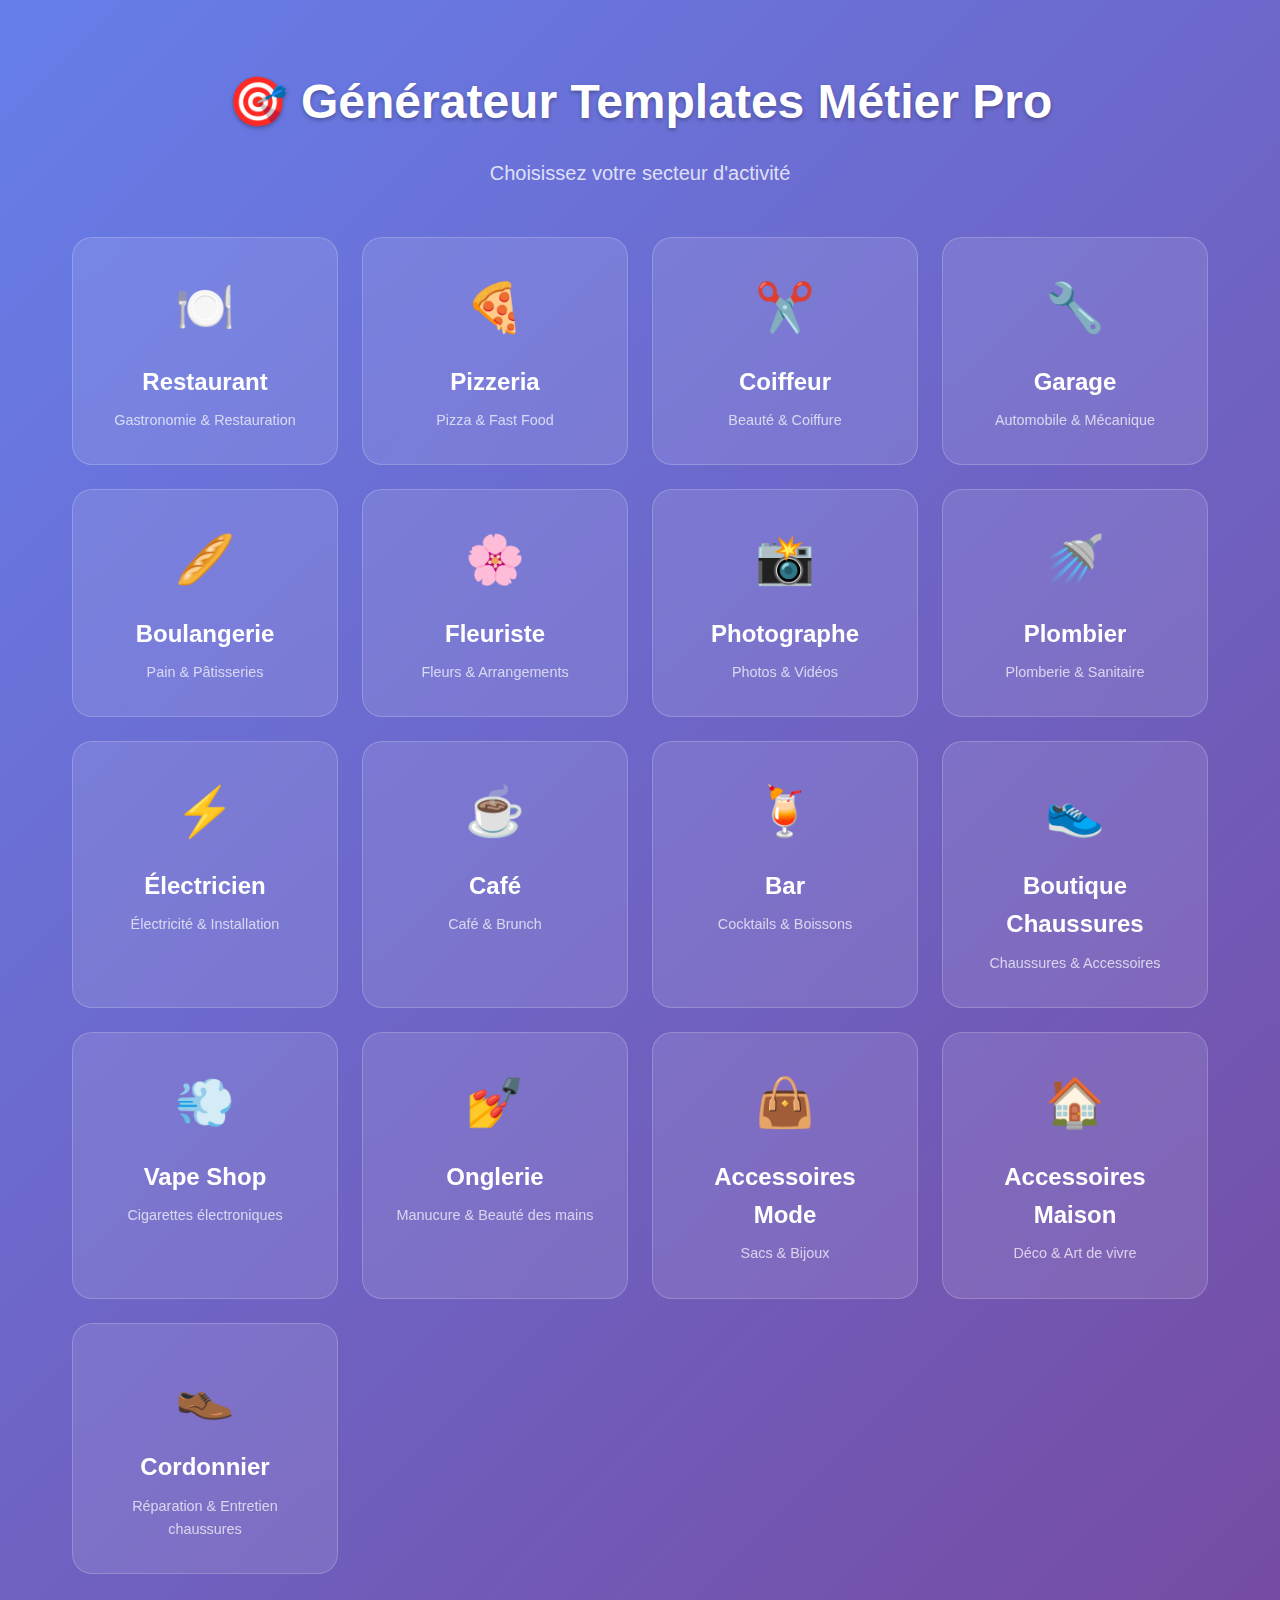
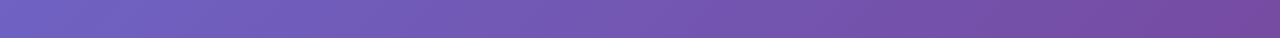
<file: index.html>
<!DOCTYPE html>
<html lang="fr">
<head>
    <meta charset="UTF-8">
    <meta name="viewport" content="width=device-width, initial-scale=1.0">
    <title>Générateur Templates Métier Pro</title>
    <link rel="stylesheet" href="styles.css">
</head>
<body>
    <!-- PHASE 1: Sélection métier -->
    <div id="phase1" class="phase active">
        <div class="container">
            <h1>🎯 Générateur Templates Métier Pro</h1>
            <p class="subtitle">Choisissez votre secteur d'activité</p>
            
            <div class="metier-grid">
                <div class="metier-card" data-metier="restaurant">
                    <div class="metier-icon">🍽️</div>
                    <h3>Restaurant</h3>
                    <p>Gastronomie & Restauration</p>
                </div>
                <div class="metier-card" data-metier="pizzeria">
                    <div class="metier-icon">🍕</div>
                    <h3>Pizzeria</h3>
                    <p>Pizza & Fast Food</p>
                </div>
                <div class="metier-card" data-metier="coiffeur">
                    <div class="metier-icon">✂️</div>
                    <h3>Coiffeur</h3>
                    <p>Beauté & Coiffure</p>
                </div>
                <div class="metier-card" data-metier="garage">
                    <div class="metier-icon">🔧</div>
                    <h3>Garage</h3>
                    <p>Automobile & Mécanique</p>
                </div>
                <div class="metier-card" data-metier="boulangerie">
                    <div class="metier-icon">🥖</div>
                    <h3>Boulangerie</h3>
                    <p>Pain & Pâtisseries</p>
                </div>
                <div class="metier-card" data-metier="fleuriste">
                    <div class="metier-icon">🌸</div>
                    <h3>Fleuriste</h3>
                    <p>Fleurs & Arrangements</p>
                </div>
                <div class="metier-card" data-metier="photographe">
                    <div class="metier-icon">📸</div>
                    <h3>Photographe</h3>
                    <p>Photos & Vidéos</p>
                </div>
                <div class="metier-card" data-metier="plombier">
                    <div class="metier-icon">🚿</div>
                    <h3>Plombier</h3>
                    <p>Plomberie & Sanitaire</p>
                </div>
                <div class="metier-card" data-metier="electricien">
                    <div class="metier-icon">⚡</div>
                    <h3>Électricien</h3>
                    <p>Électricité & Installation</p>
                </div>
                <div class="metier-card" data-metier="cafe">
                    <div class="metier-icon">☕</div>
                    <h3>Café</h3>
                    <p>Café & Brunch</p>
                </div>
                <div class="metier-card" data-metier="bar">
                    <div class="metier-icon">🍹</div>
                    <h3>Bar</h3>
                    <p>Cocktails & Boissons</p>
                </div>
                <div class="metier-card" data-metier="boutique-chaussures">
                    <div class="metier-icon">👟</div>
                    <h3>Boutique Chaussures</h3>
                    <p>Chaussures & Accessoires</p>
                </div>
                <div class="metier-card" data-metier="vape-shop">
                    <div class="metier-icon">💨</div>
                    <h3>Vape Shop</h3>
                    <p>Cigarettes électroniques</p>
                </div>
                <div class="metier-card" data-metier="onglerie">
                    <div class="metier-icon">💅</div>
                    <h3>Onglerie</h3>
                    <p>Manucure & Beauté des mains</p>
                </div>
                <div class="metier-card" data-metier="accessoires-mode">
                    <div class="metier-icon">👜</div>
                    <h3>Accessoires Mode</h3>
                    <p>Sacs & Bijoux</p>
                </div>
                <div class="metier-card" data-metier="accessoires-maison">
                    <div class="metier-icon">🏠</div>
                    <h3>Accessoires Maison</h3>
                    <p>Déco & Art de vivre</p>
                </div>
                <div class="metier-card" data-metier="cordonnier">
                    <div class="metier-icon">👞</div>
                    <h3>Cordonnier</h3>
                    <p>Réparation & Entretien chaussures</p>
                </div>
            </div>
        </div>
    </div>

    <!-- PHASE 2: Plans tarifaires -->
    <div id="phase2" class="phase">
        <div class="container">
            <h2>💎 Choisissez votre plan</h2>
            <div class="back-btn" onclick="showPhase('phase1')">← Retour</div>
            
            <div class="plans-grid">
                <div class="plan-card basic" data-plan="basic">
                    <div class="plan-badge">BASIC</div>
                    <div class="plan-price">39€</div>
                    <div class="plan-features">
                        <div class="included">✅ 5 options incluses</div>
                        <div class="choice">🎯 3 options au choix</div>
                    </div>
                    <button class="plan-btn">Choisir Basic</button>
                </div>
                
                <div class="plan-card premium popular" data-plan="premium">
                    <div class="plan-badge">PREMIUM</div>
                    <div class="popular-tag">POPULAIRE</div>
                    <div class="plan-price">79€</div>
                    <div class="plan-features">
                        <div class="included">✅ 10 options incluses</div>
                        <div class="choice">🎯 5 options au choix</div>
                    </div>
                    <button class="plan-btn">Choisir Premium</button>
                </div>
                
                <div class="plan-card pro" data-plan="pro">
                    <div class="plan-badge">PRO</div>
                    <div class="plan-price">129€</div>
                    <div class="plan-features">
                        <div class="included">✅ TOUTES options incluses</div>
                        <div class="choice">🚀 Accès complet</div>
                    </div>
                    <button class="plan-btn">Choisir Pro</button>
                </div>
            </div>
        </div>
    </div>

    <!-- PHASE 3: Configuration -->
    <div id="phase3" class="phase">
        <div class="container">
            <h2>⚙️ Configuration</h2>
            <div class="back-btn" onclick="showPhase('phase2')">← Retour</div>
            
            <div class="config-section">
                <h3>Options disponibles pour votre plan <span id="current-plan"></span></h3>
                <div id="options-container"></div>
            </div>
            
            <button id="generate-btn" class="generate-btn">🚀 Générer le Template</button>
        </div>
    </div>

    <!-- PHASE 4: Résultat -->
    <div id="phase4" class="phase">
        <div class="container">
            <div class="result-header">
                <h2>🎉 Votre Template</h2>
                <div class="back-btn" onclick="showPhase('phase3')">← Retour</div>
            </div>
            
            <div class="result-actions">
                <button id="preview-btn" class="action-btn primary">👁️ Aperçu</button>
                <button id="download-btn" class="action-btn">📥 Télécharger</button>
                <button id="new-template-btn" class="action-btn">🔄 Nouveau Template</button>
            </div>
            
            <div id="template-container"></div>
        </div>
    </div>

    <script src="template.js"></script>
    <script src="main.js"></script>
</body>
</html>
</file>
<file: styles.css>
/* ============================================
   ANIMATIONS ET EFFETS
   ============================================ */

@keyframes typing {
    from { width: 0; }
    to { width: 100%; }
}

@keyframes fadeInUp {
    from {
        opacity: 0;
        transform: translateY(30px);
    }
    to {
        opacity: 1;
        transform: translateY(0);
    }
}

@keyframes pulse {
    0% { transform: scale(1); }
    50% { transform: scale(1.05); }
    100% { transform: scale(1); }
}

@keyframes bounce {
    0%, 100% { transform: translateY(0); }
    50% { transform: translateY(-10px); }
}

.typing-animation {
    overflow: hidden;
    white-space: nowrap;
    animation: typing 2s steps(40) forwards;
}

.fade-in-up {
    animation: fadeInUp 1s ease-out 0.5s forwards;
    opacity: 0;
}

.pulse-animation {
    animation: pulse 2s infinite;
}

.bounce-hover:hover {
    animation: bounce 0.6s ease-in-out;
}

.animated-logo {
    display: inline-block;
    transition: transform 0.3s ease;
}

.animated-logo:hover {
    transform: rotate(360deg) scale(1.2);
}

/* ============================================
   HEADER ENRICHI
   ============================================ */

.header-container {
    max-width: 1200px;
    margin: 0 auto;
    display: flex;
    justify-content: space-between;
    align-items: center;
    padding: 0 2rem;
}

.header-social {
    display: flex;
    gap: 1rem;
}

.social-icon {
    display: inline-block;
    width: 40px;
    height: 40px;
    background: rgba(255, 255, 255, 0.1);
    border-radius: 50%;
    text-align: center;
    line-height: 40px;
    text-decoration: none;
    transition: all 0.3s ease;
    backdrop-filter: blur(10px);
}

.social-icon:hover {
    background: rgba(255, 255, 255, 0.2);
    transform: translateY(-3px);
}

.nav-link {
    position: relative;
    color: white;
    text-decoration: none;
    transition: all 0.3s ease;
    padding: 0.5rem 1rem;
    border-radius: 20px;
}

.nav-link:hover {
    background: rgba(255, 255, 255, 0.1);
    transform: translateY(-2px);
}

.nav-link::after {
    content: '';
    position: absolute;
    bottom: -5px;
    left: 50%;
    width: 0;
    height: 2px;
    background: white;
    transition: all 0.3s ease;
    transform: translateX(-50%);
}

.nav-link:hover::after {
    width: 80%;
}

/* ============================================
   HERO SECTION ENRICHIE
   ============================================ */

.hero-background {
    position: relative;
    background: linear-gradient(135deg, rgba(102, 126, 234, 0.95), rgba(118, 75, 162, 0.95));
    overflow: hidden;
}

.hero-background::before {
    content: '';
    position: absolute;
    top: 0;
    left: 0;
    right: 0;
    bottom: 0;
    background: url('data:image/svg+xml,<svg xmlns="http://www.w3.org/2000/svg" viewBox="0 0 100 100"><defs><pattern id="grain" width="100" height="100" patternUnits="userSpaceOnUse"><circle cx="50" cy="50" r="1" fill="rgba(255,255,255,0.1)"/></pattern></defs><rect width="100" height="100" fill="url(%23grain)"/></svg>');
    animation: float 6s ease-in-out infinite;
}

@keyframes float {
    0%, 100% { transform: translateY(0px); }
    50% { transform: translateY(-10px); }
}

.hero-overlay {
    position: absolute;
    top: 0;
    left: 0;
    right: 0;
    bottom: 0;
    background: linear-gradient(45deg, rgba(0,0,0,0.1), transparent, rgba(0,0,0,0.1));
}

.hero-features {
    display: flex;
    gap: 2rem;
    margin: 2rem 0;
    flex-wrap: wrap;
}

.feature-item {
    display: flex;
    align-items: center;
    gap: 0.5rem;
    background: rgba(255, 255, 255, 0.1);
    padding: 0.5rem 1rem;
    border-radius: 25px;
    backdrop-filter: blur(10px);
    transition: transform 0.3s ease;
}

.feature-item:hover {
    transform: scale(1.05);
}

.feature-icon {
    font-size: 1.2rem;
}

.hero-stats {
    display: flex;
    gap: 3rem;
    margin-top: 3rem;
}

.stat-item {
    text-align: center;
}

.stat-number {
    font-size: 2.5rem;
    font-weight: bold;
    color: #FFD700;
    margin-bottom: 0.5rem;
}

.stat-label {
    color: rgba(255, 255, 255, 0.8);
    font-size: 0.9rem;
}

.hero-gallery {
    position: relative;
    border-radius: 20px;
    overflow: hidden;
    box-shadow: 0 20px 40px rgba(0,0,0,0.3);
}

.hero-image {
    display: none;
    text-align: center;
    padding: 3rem;
    background: rgba(255, 255, 255, 0.1);
    backdrop-filter: blur(15px);
    min-height: 400px;
    position: relative;
}

.hero-image.active {
    display: block;
    animation: fadeInUp 0.8s ease-out;
}

.hero-image .image-placeholder {
    font-size: 8rem;
    margin-bottom: 1rem;
    opacity: 0.9;
}

.image-caption {
    font-size: 1.2rem;
    color: white;
    font-weight: 500;
}

.gallery-controls {
    position: absolute;
    bottom: 20px;
    left: 50%;
    transform: translateX(-50%);
    display: flex;
    align-items: center;
    gap: 1rem;
    background: rgba(0, 0, 0, 0.5);
    padding: 1rem;
    border-radius: 30px;
    backdrop-filter: blur(10px);
}

.gallery-prev, .gallery-next {
    background: rgba(255, 255, 255, 0.2);
    border: none;
    color: white;
    width: 40px;
    height: 40px;
    border-radius: 50%;
    cursor: pointer;
    transition: all 0.3s ease;
    display: flex;
    align-items: center;
    justify-content: center;
}

.gallery-prev:hover, .gallery-next:hover {
    background: rgba(255, 255, 255, 0.3);
    transform: scale(1.1);
}

.gallery-dots {
    display: flex;
    gap: 0.5rem;
}

.dot {
    width: 12px;
    height: 12px;
    border-radius: 50%;
    background: rgba(255, 255, 255, 0.4);
    cursor: pointer;
    transition: all 0.3s ease;
}

.dot.active {
    background: #FFD700;
    transform: scale(1.2);
}

/* ============================================
   SERVICES SECTION ENRICHIE
   ============================================ */

.section-header {
    text-align: center;
    margin-bottom: 4rem;
}

.section-subtitle {
    font-size: 1.2rem;
    color: #666;
    margin-bottom: 2rem;
}

.services-filters, .gallery-filters {
    display: flex;
    justify-content: center;
    gap: 1rem;
    margin-bottom: 3rem;
    flex-wrap: wrap;
}

.filter-btn, .gallery-filter {
    background: rgba(102, 126, 234, 0.1);
    border: 2px solid rgba(102, 126, 234, 0.3);
    color: #667eea;
    padding: 0.75rem 1.5rem;
    border-radius: 25px;
    cursor: pointer;
    transition: all 0.3s ease;
    font-weight: 500;
}

.filter-btn:hover, .gallery-filter:hover {
    background: rgba(102, 126, 234, 0.2);
    transform: translateY(-2px);
}

.filter-btn.active, .gallery-filter.active {
    background: #667eea;
    color: white;
    transform: translateY(-2px);
    box-shadow: 0 5px 15px rgba(102, 126, 234, 0.3);
}

.interactive-card {
    transition: all 0.4s ease;
    position: relative;
    overflow: hidden;
}

.service-image {
    position: relative;
    height: 200px;
    overflow: hidden;
    border-radius: 15px 15px 0 0;
}

.service-image .image-placeholder {
    font-size: 6rem;
    display: flex;
    align-items: center;
    justify-content: center;
    height: 100%;
    background: linear-gradient(135deg, #667eea, #764ba2);
    color: white;
}

.service-overlay {
    position: absolute;
    top: 0;
    left: 0;
    right: 0;
    bottom: 0;
    background: rgba(0, 0, 0, 0.7);
    display: flex;
    align-items: center;
    justify-content: center;
    opacity: 0;
    transition: opacity 0.3s ease;
}

.service-image:hover .service-overlay {
    opacity: 1;
}

.service-btn {
    background: white;
    color: #333;
    border: none;
    padding: 0.75rem 1.5rem;
    border-radius: 25px;
    cursor: pointer;
    font-weight: bold;
    transition: transform 0.3s ease;
}

.service-btn:hover {
    transform: scale(1.05);
}

.service-content {
    padding: 2rem;
}

.service-features {
    display: flex;
    gap: 0.5rem;
    margin: 1rem 0;
    flex-wrap: wrap;
}

.feature-tag {
    background: rgba(102, 126, 234, 0.1);
    color: #667eea;
    padding: 0.25rem 0.75rem;
    border-radius: 15px;
    font-size: 0.8rem;
    font-weight: 500;
}

.service-price-container {
    display: flex;
    justify-content: space-between;
    align-items: center;
    margin: 1.5rem 0;
}

.service-rating {
    display: flex;
    align-items: center;
    gap: 0.5rem;
}

.rating-text {
    font-size: 0.8rem;
    color: #666;
}

.service-actions {
    display: flex;
    gap: 1rem;
}

.btn-primary-small, .btn-secondary-small {
    padding: 0.5rem 1rem;
    border-radius: 20px;
    font-size: 0.9rem;
    cursor: pointer;
    transition: all 0.3s ease;
    flex: 1;
}

.btn-primary-small {
    background: #4CAF50;
    color: white;
    border: none;
}

.btn-secondary-small {
    background: transparent;
    color: #667eea;
    border: 2px solid #667eea;
}

.btn-primary-small:hover, .btn-secondary-small:hover {
    transform: translateY(-2px);
    box-shadow: 0 5px 15px rgba(0,0,0,0.2);
}

.services-cta {
    text-align: center;
    margin-top: 4rem;
    padding: 3rem;
    background: linear-gradient(135deg, #667eea, #764ba2);
    border-radius: 25px;
    color: white;
}

.services-cta h3 {
    font-size: 2rem;
    margin-bottom: 1rem;
}

.services-cta p {
    font-size: 1.1rem;
    margin-bottom: 2rem;
    opacity: 0.9;
}

/* ============================================
   GALERIE SECTION
   ============================================ */

.template-gallery {
    padding: 5rem 0;
    background: #f8f9fa;
}

.gallery-grid {
    display: grid;
    grid-template-columns: repeat(auto-fit, minmax(300px, 1fr));
    gap: 2rem;
    margin-top: 2rem;
}

.gallery-item {
    position: relative;
    border-radius: 15px;
    overflow: hidden;
    transition: transform 0.3s ease;
    cursor: pointer;
}

.gallery-item:hover {
    transform: scale(1.05);
}

.gallery-item.zoomed {
    position: fixed;
    top: 50%;
    left: 50%;
    transform: translate(-50%, -50%) scale(1.5);
    z-index: 1000;
    box-shadow: 0 0 50px rgba(0,0,0,0.8);
}

.gallery-image {
    position: relative;
    height: 250px;
    overflow: hidden;
}

.gallery-image .image-placeholder {
    font-size: 5rem;
    display: flex;
    align-items: center;
    justify-content: center;
    height: 100%;
    background: linear-gradient(135deg, #667eea, #764ba2);
    color: white;
    transition: transform 0.3s ease;
}

.gallery-item:hover .image-placeholder {
    transform: scale(1.1);
}

.gallery-overlay {
    position: absolute;
    top: 0;
    left: 0;
    right: 0;
    bottom: 0;
    background: linear-gradient(to top, rgba(0,0,0,0.8), transparent);
    display: flex;
    flex-direction: column;
    justify-content: space-between;
    padding: 1.5rem;
    opacity: 0;
    transition: opacity 0.3s ease;
}

.gallery-item:hover .gallery-overlay {
    opacity: 1;
}

.gallery-info h4 {
    color: white;
    font-size: 1.3rem;
    margin-bottom: 0.5rem;
}

.gallery-info p {
    color: rgba(255, 255, 255, 0.8);
}

.gallery-actions {
    display: flex;
    gap: 1rem;
    align-self: flex-end;
}

.gallery-zoom, .gallery-share, .gallery-like {
    background: rgba(255, 255, 255, 0.2);
    border: none;
    color: white;
    width: 40px;
    height: 40px;
    border-radius: 50%;
    cursor: pointer;
    transition: all 0.3s ease;
    backdrop-filter: blur(10px);
}

.gallery-zoom:hover, .gallery-share:hover, .gallery-like:hover {
    background: rgba(255, 255, 255, 0.3);
    transform: scale(1.1);
}

.gallery-load-more {
    text-align: center;
    margin-top: 3rem;
}

/* ============================================
   TÉMOIGNAGES SECTION
   ============================================ */

.template-testimonials {
    padding: 5rem 0;
    background: white;
}

.testimonials-slider {
    position: relative;
    max-width: 800px;
    margin: 0 auto;
}

.testimonials-wrapper {
    position: relative;
    height: 400px;
    overflow: hidden;
}

.testimonial-slide {
    position: absolute;
    top: 0;
    left: 0;
    width: 100%;
    height: 100%;
    opacity: 0;
    transform: translateX(100%);
    transition: all 0.8s ease;
}

.testimonial-slide.active {
    opacity: 1;
    transform: translateX(0);
}

.testimonial-content {
    text-align: center;
    padding: 2rem;
    background: #f8f9fa;
    border-radius: 25px;
    height: 100%;
    display: flex;
    flex-direction: column;
    justify-content: center;
    position: relative;
}

.testimonial-content::before {
    content: '"';
    position: absolute;
    top: 1rem;
    left: 2rem;
    font-size: 4rem;
    color: #667eea;
    font-family: serif;
    opacity: 0.3;
}

.testimonial-stars {
    font-size: 1.5rem;
    margin-bottom: 1.5rem;
}

.testimonial-content blockquote {
    font-size: 1.3rem;
    font-style: italic;
    color: #333;
    margin-bottom: 2rem;
    line-height: 1.6;
}

.testimonial-author {
    display: flex;
    align-items: center;
    justify-content: center;
    gap: 1rem;
}

.author-avatar {
    width: 60px;
    height: 60px;
    border-radius: 50%;
    overflow: hidden;
    background: linear-gradient(135deg, #667eea, #764ba2);
}

.avatar-placeholder {
    width: 100%;
    height: 100%;
    display: flex;
    align-items: center;
    justify-content: center;
    font-size: 2rem;
    color: white;
}

.author-info h4 {
    color: #333;
    margin-bottom: 0.25rem;
}

.author-info p {
    color: #667eea;
    font-weight: 500;
    margin-bottom: 0.25rem;
}

.testimonial-date {
    font-size: 0.8rem;
    color: #999;
}

.testimonials-controls {
    display: flex;
    justify-content: center;
    align-items: center;
    gap: 2rem;
    margin-top: 2rem;
}

.testimonial-prev, .testimonial-next {
    background: #667eea;
    border: none;
    color: white;
    width: 50px;
    height: 50px;
    border-radius: 50%;
    cursor: pointer;
    transition: all 0.3s ease;
    font-size: 1.2rem;
}

.testimonial-prev:hover, .testimonial-next:hover {
    background: #5a6fd8;
    transform: scale(1.1);
}

.testimonials-dots {
    display: flex;
    gap: 0.75rem;
}

.testimonial-dot {
    width: 15px;
    height: 15px;
    border-radius: 50%;
    background: #ddd;
    cursor: pointer;
    transition: all 0.3s ease;
}

.testimonial-dot.active {
    background: #667eea;
    transform: scale(1.3);
}

.testimonials-stats {
    display: flex;
    justify-content: center;
    gap: 4rem;
    margin-top: 4rem;
    padding: 2rem;
    background: linear-gradient(135deg, #667eea, #764ba2);
    border-radius: 25px;
    color: white;
}

.testimonials-stats .stat-item {
    text-align: center;
}

.testimonials-stats .stat-number {
    font-size: 3rem;
    font-weight: bold;
    color: #FFD700;
    margin-bottom: 0.5rem;
}

.testimonials-stats .stat-label {
    color: rgba(255, 255, 255, 0.9);
    font-size: 1rem;
}

/* ============================================
   CONTACT SECTION ENRICHIE
   ============================================ */

.template-contact {
    background: #f8f9fa;
    position: relative;
    overflow: hidden;
}

.template-contact::before {
    content: '';
    position: absolute;
    top: 0;
    left: 0;
    right: 0;
    bottom: 0;
    background: url('data:image/svg+xml,<svg xmlns="http://www.w3.org/2000/svg" viewBox="0 0 100 100"><defs><pattern id="dots" width="20" height="20" patternUnits="userSpaceOnUse"><circle cx="10" cy="10" r="1" fill="rgba(102,126,234,0.1)"/></pattern></defs><rect width="100" height="100" fill="url(%23dots)"/></svg>');
}

.contact-content {
    position: relative;
    z-index: 1;
}

.contact-item {
    background: white;
    padding: 1.5rem;
    border-radius: 15px;
    margin-bottom: 1.5rem;
    box-shadow: 0 5px 15px rgba(0,0,0,0.1);
    transition: transform 0.3s ease;
}

.contact-item:hover {
    transform: translateY(-5px);
    box-shadow: 0 10px 25px rgba(0,0,0,0.15);
}

.contact-form {
    background: white;
    padding: 2rem;
    border-radius: 25px;
    box-shadow: 0 10px 30px rgba(0,0,0,0.1);
}

.form-group {
    position: relative;
    margin-bottom: 2rem;
}

.form-input, .form-textarea {
    width: 100%;
    padding: 1.25rem;
    border: 2px solid #e0e0e0;
    border-radius: 15px;
    font-size: 1rem;
    transition: all 0.3s ease;
    background: #f8f9fa;
}

.form-input:focus, .form-textarea:focus {
    outline: none;
    border-color: #667eea;
    background: white;
    box-shadow: 0 0 0 3px rgba(102, 126, 234, 0.1);
    transform: translateY(-2px);
}

.form-input::placeholder, .form-textarea::placeholder {
    color: #999;
    transition: all 0.3s ease;
}

.form-input:focus::placeholder, .form-textarea:focus::placeholder {
    opacity: 0.7;
    transform: translateY(-5px);
}

/* ============================================
   EFFETS GÉNÉRAUX AMÉLIORÉS
   ============================================ */

.fade-in {
    animation: fadeInUp 0.8s ease-out forwards;
}

.interactive-card:hover {
    box-shadow: 0 20px 40px rgba(0,0,0,0.15);
}

.service-card:nth-child(1) { animation-delay: 0.1s; }
.service-card:nth-child(2) { animation-delay: 0.2s; }
.service-card:nth-child(3) { animation-delay: 0.3s; }
.service-card:nth-child(4) { animation-delay: 0.4s; }

.gallery-item:nth-child(1) { animation-delay: 0.1s; }
.gallery-item:nth-child(2) { animation-delay: 0.2s; }
.gallery-item:nth-child(3) { animation-delay: 0.3s; }
.gallery-item:nth-child(4) { animation-delay: 0.4s; }
.gallery-item:nth-child(5) { animation-delay: 0.5s; }
.gallery-item:nth-child(6) { animation-delay: 0.6s; }

/* ============================================
   RESPONSIVE DESIGN AMÉLIORÉ
   ============================================ */

@media (max-width: 768px) {
    .hero-features {
        flex-direction: column;
        gap: 1rem;
    }
    
    .hero-stats {
        flex-direction: column;
        gap: 1.5rem;
        text-align: center;
    }
    
    .services-filters, .gallery-filters {
        flex-direction: column;
        align-items: center;
    }
    
    .gallery-grid {
        grid-template-columns: 1fr;
    }
    
    .testimonials-stats {
        flex-direction: column;
        gap: 2rem;
    }
    
    .hero-gallery {
        margin-top: 2rem;
    }
    
    .gallery-controls {
        flex-wrap: wrap;
        gap: 0.5rem;
    }
    
    .services-cta {
        padding: 2rem 1rem;
    }
    
    .testimonial-content {
        padding: 1.5rem;
    }
    
    .testimonials-controls {
        gap: 1rem;
    }
    
    .header-social {
        display: none;
    }
}

@media (max-width: 480px) {
    .hero-image .image-placeholder {
        font-size: 4rem;
    }
    
    .service-image .image-placeholder {
        font-size: 4rem;
    }
    
    .gallery-image .image-placeholder {
        font-size: 3rem;
    }
    
    .testimonial-content blockquote {
        font-size: 1.1rem;
    }
    
    .hero-stats .stat-number {
        font-size: 2rem;
    }
    
    .services-cta h3 {
        font-size: 1.5rem;
    }
}/* ============================================
   STYLES.CSS - Design moderne et responsive
   ============================================ */

* {
    margin: 0;
    padding: 0;
    box-sizing: border-box;
}

body {
    font-family: 'Segoe UI', Tahoma, Geneva, Verdana, sans-serif;
    line-height: 1.6;
    color: #333;
    background: linear-gradient(135deg, #667eea 0%, #764ba2 100%);
    min-height: 100vh;
}

.container {
    max-width: 1200px;
    margin: 0 auto;
    padding: 2rem;
}

/* ============================================
   PHASES ET NAVIGATION
   ============================================ */

.phase {
    display: none;
    min-height: 100vh;
    padding: 2rem 0;
}

.phase.active {
    display: block;
    animation: fadeIn 0.5s ease-in;
}

@keyframes fadeIn {
    from { opacity: 0; transform: translateY(20px); }
    to { opacity: 1; transform: translateY(0); }
}

.back-btn {
    display: inline-flex;
    align-items: center;
    gap: 0.5rem;
    background: rgba(255, 255, 255, 0.1);
    color: white;
    padding: 0.75rem 1.5rem;
    border-radius: 25px;
    text-decoration: none;
    cursor: pointer;
    transition: all 0.3s ease;
    backdrop-filter: blur(10px);
    border: 1px solid rgba(255, 255, 255, 0.2);
    margin-bottom: 2rem;
}

.back-btn:hover {
    background: rgba(255, 255, 255, 0.2);
    transform: translateX(-5px);
}

/* ============================================
   TITRES ET TEXTES
   ============================================ */

h1, h2, h3 {
    margin-bottom: 1rem;
}

h1 {
    font-size: 3rem;
    font-weight: 700;
    color: white;
    text-align: center;
    text-shadow: 0 2px 4px rgba(0,0,0,0.3);
}

h2 {
    font-size: 2.5rem;
    color: white;
    text-align: center;
    margin-bottom: 3rem;
}

.subtitle {
    font-size: 1.25rem;
    color: rgba(255, 255, 255, 0.8);
    text-align: center;
    margin-bottom: 3rem;
}

/* ============================================
   PHASE 1 - SÉLECTION MÉTIER
   ============================================ */

.metier-grid {
    display: grid;
    grid-template-columns: repeat(auto-fit, minmax(250px, 1fr));
    gap: 1.5rem;
    margin-top: 2rem;
}

.metier-card {
    background: rgba(255, 255, 255, 0.1);
    backdrop-filter: blur(15px);
    border: 1px solid rgba(255, 255, 255, 0.2);
    border-radius: 20px;
    padding: 2rem;
    text-align: center;
    cursor: pointer;
    transition: all 0.4s ease;
    position: relative;
    overflow: hidden;
}

.metier-card:hover {
    transform: translateY(-10px);
    background: rgba(255, 255, 255, 0.15);
    box-shadow: 0 20px 40px rgba(0,0,0,0.2);
}

.metier-card.selected {
    background: rgba(255, 255, 255, 0.2);
    border-color: #4CAF50;
    transform: scale(1.05);
}

.metier-icon {
    font-size: 3rem;
    margin-bottom: 1rem;
    display: block;
}

.metier-card h3 {
    color: white;
    font-size: 1.5rem;
    margin-bottom: 0.5rem;
}

.metier-card p {
    color: rgba(255, 255, 255, 0.7);
    font-size: 0.9rem;
}

/* ============================================
   PHASE 2 - PLANS TARIFAIRES
   ============================================ */

.plans-grid {
    display: grid;
    grid-template-columns: repeat(auto-fit, minmax(300px, 1fr));
    gap: 2rem;
    margin-top: 2rem;
}

.plan-card {
    background: rgba(255, 255, 255, 0.1);
    backdrop-filter: blur(15px);
    border: 2px solid rgba(255, 255, 255, 0.2);
    border-radius: 25px;
    padding: 2.5rem;
    text-align: center;
    cursor: pointer;
    transition: all 0.4s ease;
    position: relative;
    overflow: hidden;
}

.plan-card.popular {
    border-color: #FFD700;
    box-shadow: 0 0 30px rgba(255, 215, 0, 0.3);
}

.popular-tag {
    position: absolute;
    top: -10px;
    right: 20px;
    background: #FFD700;
    color: #333;
    padding: 0.5rem 1rem;
    border-radius: 15px;
    font-size: 0.8rem;
    font-weight: bold;
}

.plan-card:hover {
    transform: translateY(-15px);
    background: rgba(255, 255, 255, 0.15);
    box-shadow: 0 25px 50px rgba(0,0,0,0.25);
}

.plan-card.selected {
    background: rgba(255, 255, 255, 0.2);
    border-color: #4CAF50;
    transform: scale(1.05);
}

.plan-badge {
    background: linear-gradient(45deg, #667eea, #764ba2);
    color: white;
    padding: 0.5rem 1.5rem;
    border-radius: 20px;
    font-weight: bold;
    margin-bottom: 1rem;
    display: inline-block;
}

.plan-price {
    font-size: 3rem;
    font-weight: bold;
    color: white;
    margin-bottom: 1.5rem;
}

.plan-features {
    margin-bottom: 2rem;
}

.plan-features div {
    color: rgba(255, 255, 255, 0.9);
    margin-bottom: 0.5rem;
    font-size: 1.1rem;
}

.plan-btn {
    background: linear-gradient(45deg, #4CAF50, #45a049);
    color: white;
    border: none;
    padding: 1rem 2rem;
    border-radius: 25px;
    font-size: 1.1rem;
    font-weight: bold;
    cursor: pointer;
    transition: all 0.3s ease;
    width: 100%;
}

.plan-btn:hover {
    background: linear-gradient(45deg, #45a049, #4CAF50);
    transform: translateY(-2px);
    box-shadow: 0 10px 20px rgba(76, 175, 80, 0.3);
}

/* ============================================
   PHASE 3 - CONFIGURATION
   ============================================ */

.config-section {
    background: rgba(255, 255, 255, 0.1);
    backdrop-filter: blur(15px);
    border-radius: 25px;
    padding: 2rem;
    margin-bottom: 2rem;
}

.config-section h3 {
    color: white;
    text-align: center;
    margin-bottom: 2rem;
    font-size: 1.5rem;
}

#options-container {
    display: grid;
    gap: 1rem;
}

.option-card {
    background: rgba(255, 255, 255, 0.05);
    border: 1px solid rgba(255, 255, 255, 0.2);
    border-radius: 15px;
    padding: 1.5rem;
    transition: all 0.3s ease;
}

.option-card.included {
    border-color: #4CAF50;
    background: rgba(76, 175, 80, 0.1);
}

.option-card.optional:hover {
    background: rgba(255, 255, 255, 0.1);
}

.option-header {
    display: flex;
    align-items: center;
    gap: 1rem;
    margin-bottom: 0.5rem;
}

.option-icon {
    font-size: 1.5rem;
}

.option-name {
    font-weight: bold;
    color: white;
    flex-grow: 1;
}

.option-status {
    font-size: 0.9rem;
    color: rgba(255, 255, 255, 0.8);
}

.option-description {
    color: rgba(255, 255, 255, 0.7);
    margin-bottom: 1rem;
}

.option-toggle {
    display: flex;
    align-items: center;
    cursor: pointer;
}

.option-toggle input {
    display: none;
}

.toggle-slider {
    width: 50px;
    height: 25px;
    background: rgba(255, 255, 255, 0.3);
    border-radius: 25px;
    position: relative;
    transition: all 0.3s ease;
}

.toggle-slider::before {
    content: '';
    position: absolute;
    width: 21px;
    height: 21px;
    background: white;
    border-radius: 50%;
    top: 2px;
    left: 2px;
    transition: all 0.3s ease;
}

.option-toggle input:checked + .toggle-slider {
    background: #4CAF50;
}

.option-toggle input:checked + .toggle-slider::before {
    transform: translateX(25px);
}

.generate-btn {
    background: linear-gradient(45deg, #FF6B6B, #4ECDC4);
    color: white;
    border: none;
    padding: 1.5rem 3rem;
    border-radius: 30px;
    font-size: 1.3rem;
    font-weight: bold;
    cursor: pointer;
    transition: all 0.3s ease;
    display: block;
    margin: 2rem auto 0;
    box-shadow: 0 10px 30px rgba(255, 107, 107, 0.3);
}

.generate-btn:hover {
    transform: translateY(-3px);
    box-shadow: 0 15px 40px rgba(255, 107, 107, 0.4);
}

/* ============================================
   PHASE 4 - RÉSULTAT
   ============================================ */

.result-header {
    display: flex;
    justify-content: space-between;
    align-items: center;
    margin-bottom: 2rem;
}

.result-actions {
    display: flex;
    gap: 1rem;
    justify-content: center;
    margin-bottom: 2rem;
    flex-wrap: wrap;
}

.action-btn {
    background: rgba(255, 255, 255, 0.1);
    color: white;
    border: 1px solid rgba(255, 255, 255, 0.3);
    padding: 1rem 2rem;
    border-radius: 25px;
    cursor: pointer;
    transition: all 0.3s ease;
    backdrop-filter: blur(10px);
}

.action-btn.primary {
    background: linear-gradient(45deg, #667eea, #764ba2);
    border-color: transparent;
}

.action-btn:hover {
    background: rgba(255, 255, 255, 0.2);
    transform: translateY(-2px);
}

#template-container {
    background: white;
    border-radius: 15px;
    padding: 2rem;
    box-shadow: 0 20px 40px rgba(0,0,0,0.1);
    overflow: hidden;
}

/* ============================================
   STYLES POUR LES TEMPLATES GÉNÉRÉS
   ============================================ */

.template-preview {
    font-family: 'Segoe UI', sans-serif;
    line-height: 1.6;
    color: #333;
}

.template-header {
    background: linear-gradient(135deg, #667eea 0%, #764ba2 100%);
    color: white;
    padding: 1rem 0;
}

.header-container {
    max-width: 1200px;
    margin: 0 auto;
    display: flex;
    justify-content: space-between;
    align-items: center;
    padding: 0 2rem;
}

.logo {
    display: flex;
    align-items: center;
    gap: 0.5rem;
    font-size: 1.5rem;
    font-weight: bold;
}

.logo-icon {
    font-size: 2rem;
}

.nav {
    display: flex;
    gap: 2rem;
}

.nav a {
    color: white;
    text-decoration: none;
    transition: opacity 0.3s ease;
}

.nav a:hover {
    opacity: 0.8;
}

.template-hero {
    background: linear-gradient(135deg, rgba(102, 126, 234, 0.9), rgba(118, 75, 162, 0.9));
    color: white;
    padding: 5rem 0;
    min-height: 60vh;
    display: flex;
    align-items: center;
}

.hero-content {
    max-width: 1200px;
    margin: 0 auto;
    display: grid;
    grid-template-columns: 1fr 1fr;
    gap: 3rem;
    align-items: center;
    padding: 0 2rem;
}

.hero-title {
    font-size: 3rem;
    font-weight: bold;
    margin-bottom: 1rem;
    line-height: 1.2;
}

.hero-subtitle {
    font-size: 1.2rem;
    margin-bottom: 2rem;
    opacity: 0.9;
}

.hero-buttons {
    display: flex;
    gap: 1rem;
}

.btn-primary, .btn-secondary {
    padding: 1rem 2rem;
    border: none;
    border-radius: 25px;
    font-size: 1rem;
    font-weight: bold;
    cursor: pointer;
    transition: all 0.3s ease;
}

.btn-primary {
    background: #4CAF50;
    color: white;
}

.btn-secondary {
    background: transparent;
    color: white;
    border: 2px solid white;
}

.btn-primary:hover, .btn-secondary:hover {
    transform: translateY(-2px);
}

.hero-image {
    text-align: center;
}

.hero-placeholder {
    font-size: 6rem;
    opacity: 0.7;
}

.template-services, .template-about, .template-contact {
    padding: 4rem 0;
}

.template-services {
    background: #f8f9fa;
}

.section-container {
    max-width: 1200px;
    margin: 0 auto;
    padding: 0 2rem;
}

.section-title {
    font-size: 2.5rem;
    text-align: center;
    margin-bottom: 3rem;
    color: #333;
}

.services-grid {
    display: grid;
    grid-template-columns: repeat(auto-fit, minmax(300px, 1fr));
    gap: 2rem;
}

.service-card {
    background: white;
    border-radius: 15px;
    padding: 2rem;
    text-align: center;
    box-shadow: 0 5px 15px rgba(0,0,0,0.1);
    transition: transform 0.3s ease;
}

.service-card:hover {
    transform: translateY(-5px);
}

.service-icon {
    font-size: 3rem;
    margin-bottom: 1rem;
}

.service-card h3 {
    font-size: 1.5rem;
    margin-bottom: 1rem;
    color: #333;
}

.service-card p {
    color: #666;
    margin-bottom: 1rem;
}

.service-price {
    font-size: 1.2rem;
    font-weight: bold;
    color: #4CAF50;
}

.about-content {
    display: grid;
    grid-template-columns: 1fr 1fr;
    gap: 3rem;
    align-items: center;
}

.stats {
    display: grid;
    grid-template-columns: repeat(2, 1fr);
    gap: 2rem;
    margin-top: 2rem;
}

.stat {
    text-align: center;
}

.stat-number {
    font-size: 2rem;
    font-weight: bold;
    color: #4CAF50;
    margin-bottom: 0.5rem;
}

.stat-label {
    color: #666;
    font-size: 0.9rem;
}

.about-image, .image-placeholder {
    text-align: center;
    font-size: 5rem;
    color: #ddd;
}

.template-contact {
    background: #f8f9fa;
}

.contact-content {
    display: grid;
    grid-template-columns: 1fr 1fr;
    gap: 3rem;
}

.contact-item {
    display: flex;
    gap: 1rem;
    margin-bottom: 2rem;
}

.contact-icon {
    font-size: 1.5rem;
}

.contact-item h4 {
    color: #333;
    margin-bottom: 0.5rem;
}

.contact-item p {
    color: #666;
}

.form-group {
    margin-bottom: 1.5rem;
}

.form-input, .form-textarea {
    width: 100%;
    padding: 1rem;
    border: 1px solid #ddd;
    border-radius: 10px;
    font-size: 1rem;
    transition: border-color 0.3s ease;
}

.form-input:focus, .form-textarea:focus {
    outline: none;
    border-color: #4CAF50;
}

.form-textarea {
    height: 120px;
    resize: vertical;
}

.btn-primary.full {
    width: 100%;
}

/* ============================================
   RESPONSIVE DESIGN
   ============================================ */

@media (max-width: 768px) {
    .container {
        padding: 1rem;
    }
    
    h1 {
        font-size: 2rem;
    }
    
    h2 {
        font-size: 1.8rem;
    }
    
    .metier-grid {
        grid-template-columns: 1fr;
    }
    
    .plans-grid {
        grid-template-columns: 1fr;
    }
    
    .result-header {
        flex-direction: column;
        gap: 1rem;
        text-align: center;
    }
    
    .hero-content {
        grid-template-columns: 1fr;
        text-align: center;
    }
    
    .hero-title {
        font-size: 2rem;
    }
    
    .services-grid {
        grid-template-columns: 1fr;
    }
    
    .about-content {
        grid-template-columns: 1fr;
    }
    
    .contact-content {
        grid-template-columns: 1fr;
    }
    
    .stats {
        grid-template-columns: 1fr;
    }
    
    .nav {
        display: none;
    }
}
</file>
